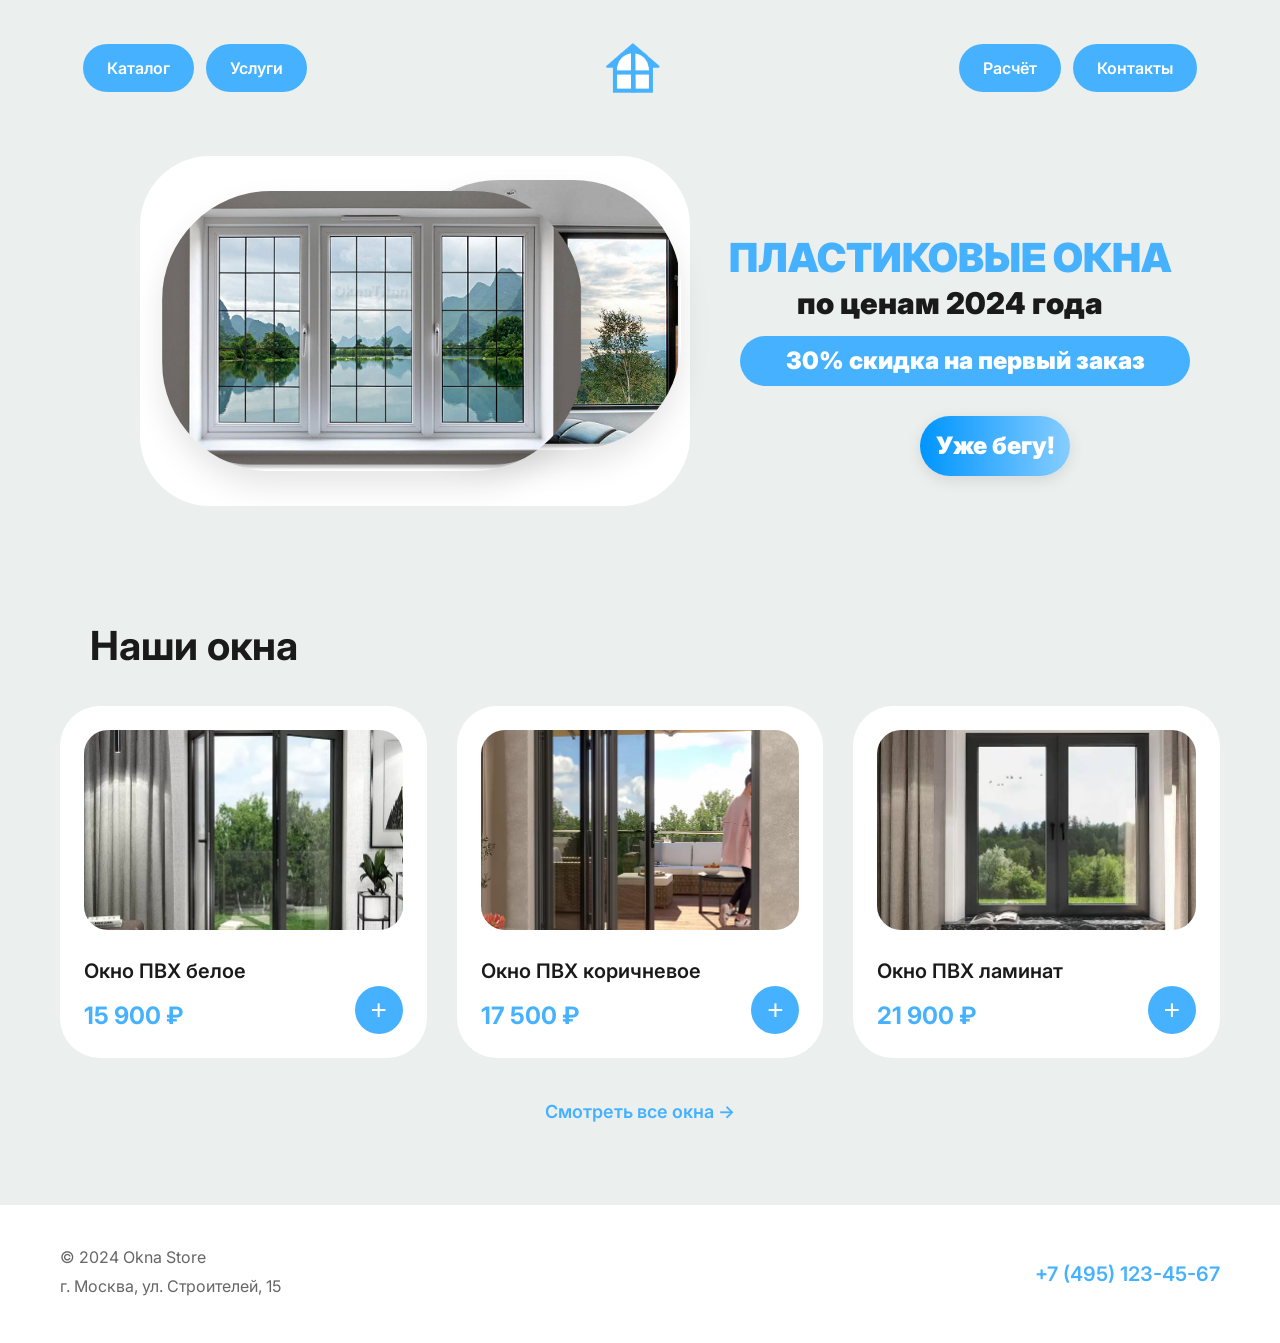
<file: index.html>
<!DOCTYPE html>
<html lang="ru">
<head>
    <meta charset="UTF-8">
    <meta name="viewport" content="width=device-width, initial-scale=1.0">
    <title>Okna Store - пластиковые окна</title>
    <link rel="preconnect" href="https://fonts.googleapis.com">
    <link rel="preconnect" href="https://fonts.gstatic.com" crossorigin>
    <link href="https://fonts.googleapis.com/css2?family=Inter:wght@400;600;700&display=swap" rel="stylesheet">
    <link rel="stylesheet" href="css/style.css">
</head>
<body>
    <div class="page">
        <!-- Шапка сайта -->
        <header class="header">
            <div class="container">
                <nav class="nav">
                    <div class="nav-left">
                        <a href="/catalog.html" class="nav-btn">Каталог</a>
                        <a href="/services.html" class="nav-btn">Услуги</a>
                    </div>

                    <div class="logo">
                        <img src="images/logo.png" alt="Okna Store">
                    </div>

                    <div class="nav-right">
                        <a href="/calculator.html" class="nav-btn">Расчёт</a>
                        <a href="/contacts.html" class="nav-btn">Контакты</a>
                    </div>
                </nav>
            </div>
        </header>

<main>
    <!-- Первый экран -->
    <section class="hero">
        <div class="container">
            <!-- Белый контейнер с фото -->
            <div class="hero-content">
                <div class="hero-images">
                    <div class="image-stack">
                        <img src="images/window-2.jpg" alt="Окно" class="image image-front">
                        <img src="images/window-1.jpg" alt="Окно интерьер" class="image image-back">
                    </div>
                </div>
            </div>

            <!-- Невидимый блок для текста -->
                <div class="hero-text">
                    <h1 class="hero-title">ПЛАСТИКОВЫЕ ОКНА</h1>
                    <p class="hero-subtitle">по ценам 2024 года</p>
                </div>

                <!-- Отдельный блок для кнопки -->
                    <div class="promo-block">
                        <div class="promo-badge">30% скидка на первый заказ</div>
                </div>
                    <a href="#" class="promo-btn">Уже бегу!</a>
            </div>
    </section>

            <!-- Каталог товаров -->
            <section class="catalog">
                <div class="container">
                    <h2 class="section-title">Наши окна</h2>

                    <div class="catalog-grid">
                        <!-- Карточка 1 -->
                        <div class="product-card">
                            <img src="images/window-6.jpg" alt="Окно 1" class="product-img">
                            <h3 class="product-title">Окно ПВХ белое</h3>
                            <p class="product-price">15 900 ₽</p>
                            <button class="product-add">+</button>
                        </div>

                        <!-- Карточка 2 -->
                        <div class="product-card">
                            <img src="images/window-7.jpg" alt="Окно 2" class="product-img">
                            <h3 class="product-title">Окно ПВХ коричневое</h3>
                            <p class="product-price">17 500 ₽</p>
                            <button class="product-add">+</button>
                        </div>

                        <!-- Карточка 3 -->
                        <div class="product-card">
                            <img src="images/window-3.jpg" alt="Окно 3" class="product-img">
                            <h3 class="product-title">Окно ПВХ ламинат</h3>
                            <p class="product-price">21 900 ₽</p>
                            <button class="product-add">+</button>
                        </div>
                    </div>

                    <div class="catalog-footer">
                        <a href="/catalog.html" class="btn-link">Смотреть все окна →</a>
                    </div>
                </div>
            </section>
        </main>

        <!-- Подвал -->
        <footer class="footer">
            <div class="container">
                <div class="footer-content">
                    <div class="footer-info">
                        <p>© 2024 Okna Store</p>
                        <p>г. Москва, ул. Строителей, 15</p>
                    </div>
                    <div class="footer-phone">
                        <a href="tel:+74951234567">+7 (495) 123-45-67</a>
                    </div>
                </div>
            </div>
        </footer>
    </div>

    <script src="js/main.js"></script>
</body>
</html>
</file>
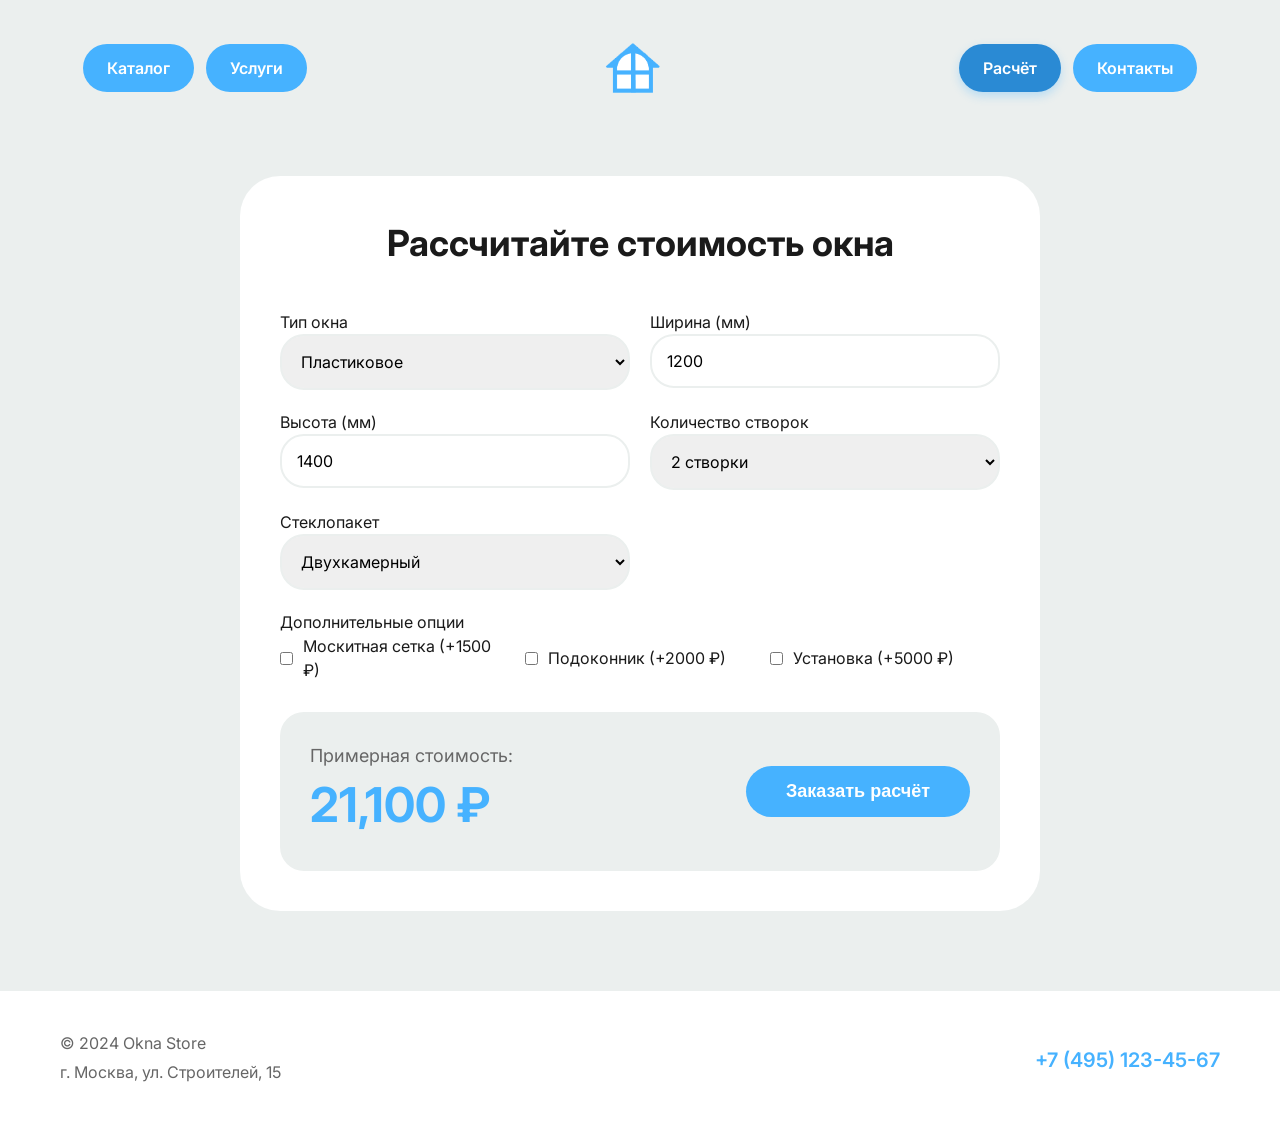
<file: calculator.html>
<!DOCTYPE html>
<html lang="ru">
<head>
    <meta charset="UTF-8">
    <meta name="viewport" content="width=device-width, initial-scale=1.0">
    <title>Калькулятор стоимости окон - Okna Store</title>
    <link rel="preconnect" href="https://fonts.googleapis.com">
    <link rel="preconnect" href="https://fonts.gstatic.com" crossorigin>
    <link href="https://fonts.googleapis.com/css2?family=Inter:wght@400;500;600;700&display=swap" rel="stylesheet">
    <link rel="stylesheet" href="css/style.css">
</head>
<body>
    <div class="page">
        <header class="header">
            <div class="container">
                <nav class="nav">
                    <div class="nav-left">
                        <a href="/catalog" class="nav-btn">Каталог</a>
                        <a href="/services" class="nav-btn">Услуги</a>
                    </div>

                    <div class="logo">
                        <a href="/">
                            <img src="images/logo.png" alt="Okna Store">
                        </a>
                    </div>

                    <div class="nav-right">
                        <a href="/calculator" class="nav-btn active">Расчёт</a>
                        <a href="/contacts" class="nav-btn">Контакты</a>
                    </div>
                </nav>
            </div>
        </header>

        <main>
            <section class="calculator">
                <div class="container">
                    <div class="calculator-card">
                        <h1 class="calculator-title">Рассчитайте стоимость окна</h1>

                        <form id="calculator-form" class="calculator-form">
                            <div class="form-grid">
                                <!-- Тип окна -->
                                <div class="form-group">
                                    <label class="form-label">Тип окна</label>
                                    <select id="window-type" class="form-select">
                                        <option value="plastic">Пластиковое</option>
                                        <option value="wood">Деревянное</option>
                                        <option value="aluminum">Алюминиевое</option>
                                    </select>
                                </div>

                                <!-- Размеры -->
                                <div class="form-group">
                                    <label class="form-label">Ширина (мм)</label>
                                    <input type="number" id="width" class="form-input" value="1200" min="400" max="3000">
                                </div>

                                <div class="form-group">
                                    <label class="form-label">Высота (мм)</label>
                                    <input type="number" id="height" class="form-input" value="1400" min="400" max="3000">
                                </div>

                                <!-- Количество створок -->
                                <div class="form-group">
                                    <label class="form-label">Количество створок</label>
                                    <select id="sashes" class="form-select">
                                        <option value="1">1 створка</option>
                                        <option value="2" selected>2 створки</option>
                                        <option value="3">3 створки</option>
                                    </select>
                                </div>

                                <!-- Стеклопакет -->
                                <div class="form-group">
                                    <label class="form-label">Стеклопакет</label>
                                    <select id="glass-type" class="form-select">
                                        <option value="1">Однокамерный</option>
                                        <option value="2" selected>Двухкамерный</option>
                                        <option value="3">Трёхкамерный</option>
                                    </select>
                                </div>

                                <!-- Дополнительные опции -->
                                <div class="form-group full-width">
                                    <label class="form-label">Дополнительные опции</label>
                                    <div class="options-grid">
                                        <label class="option-checkbox">
                                            <input type="checkbox" id="mosquito-net"> Москитная сетка (+1500 ₽)
                                        </label>
                                        <label class="option-checkbox">
                                            <input type="checkbox" id="windowsill"> Подоконник (+2000 ₽)
                                        </label>
                                        <label class="option-checkbox">
                                            <input type="checkbox" id="installation"> Установка (+5000 ₽)
                                        </label>
                                    </div>
                                </div>
                            </div>

                            <!-- Результат -->
                            <div class="calculator-result">
                                <div class="result-price">
                                    <span class="result-label">Примерная стоимость:</span>
                                    <span class="result-value" id="total-price">25 900 ₽</span>
                                </div>
                                <button type="button" id="order-calc" class="result-btn">Заказать расчёт</button>
                            </div>
                        </form>
                    </div>
                </div>
            </section>

            <!-- Форма заявки (скрытая) -->
            <section class="order-form" id="order-form" style="display: none;">
                <div class="container">
                    <div class="order-card">
                        <h2 class="order-title">Оставьте заявку</h2>
                        <p class="order-subtitle">Мы свяжемся с вами для уточнения деталей</p>

                        <form id="contact-form" class="contact-form">
                            <div class="form-row">
                                <input type="text" id="name" class="form-input" placeholder="Ваше имя" required>
                            </div>
                            <div class="form-row">
                                <input type="tel" id="phone" class="form-input" placeholder="Телефон" required>
                            </div>
                            <div class="form-row">
                                <textarea id="message" class="form-textarea" placeholder="Комментарий (необязательно)"></textarea>
                            </div>
                            <button type="submit" class="submit-btn">Отправить заявку</button>
                        </form>
                    </div>
                </div>
            </section>
        </main>

        <footer class="footer">
            <div class="container">
                <div class="footer-content">
                    <div class="footer-info">
                        <p>© 2024 Okna Store</p>
                        <p>г. Москва, ул. Строителей, 15</p>
                    </div>
                    <div class="footer-phone">
                        <a href="tel:+74951234567">+7 (495) 123-45-67</a>
                    </div>
                </div>
            </div>
        </footer>
    </div>

    <script src="js/calculator.js"></script>
</body>
</html>
</file>
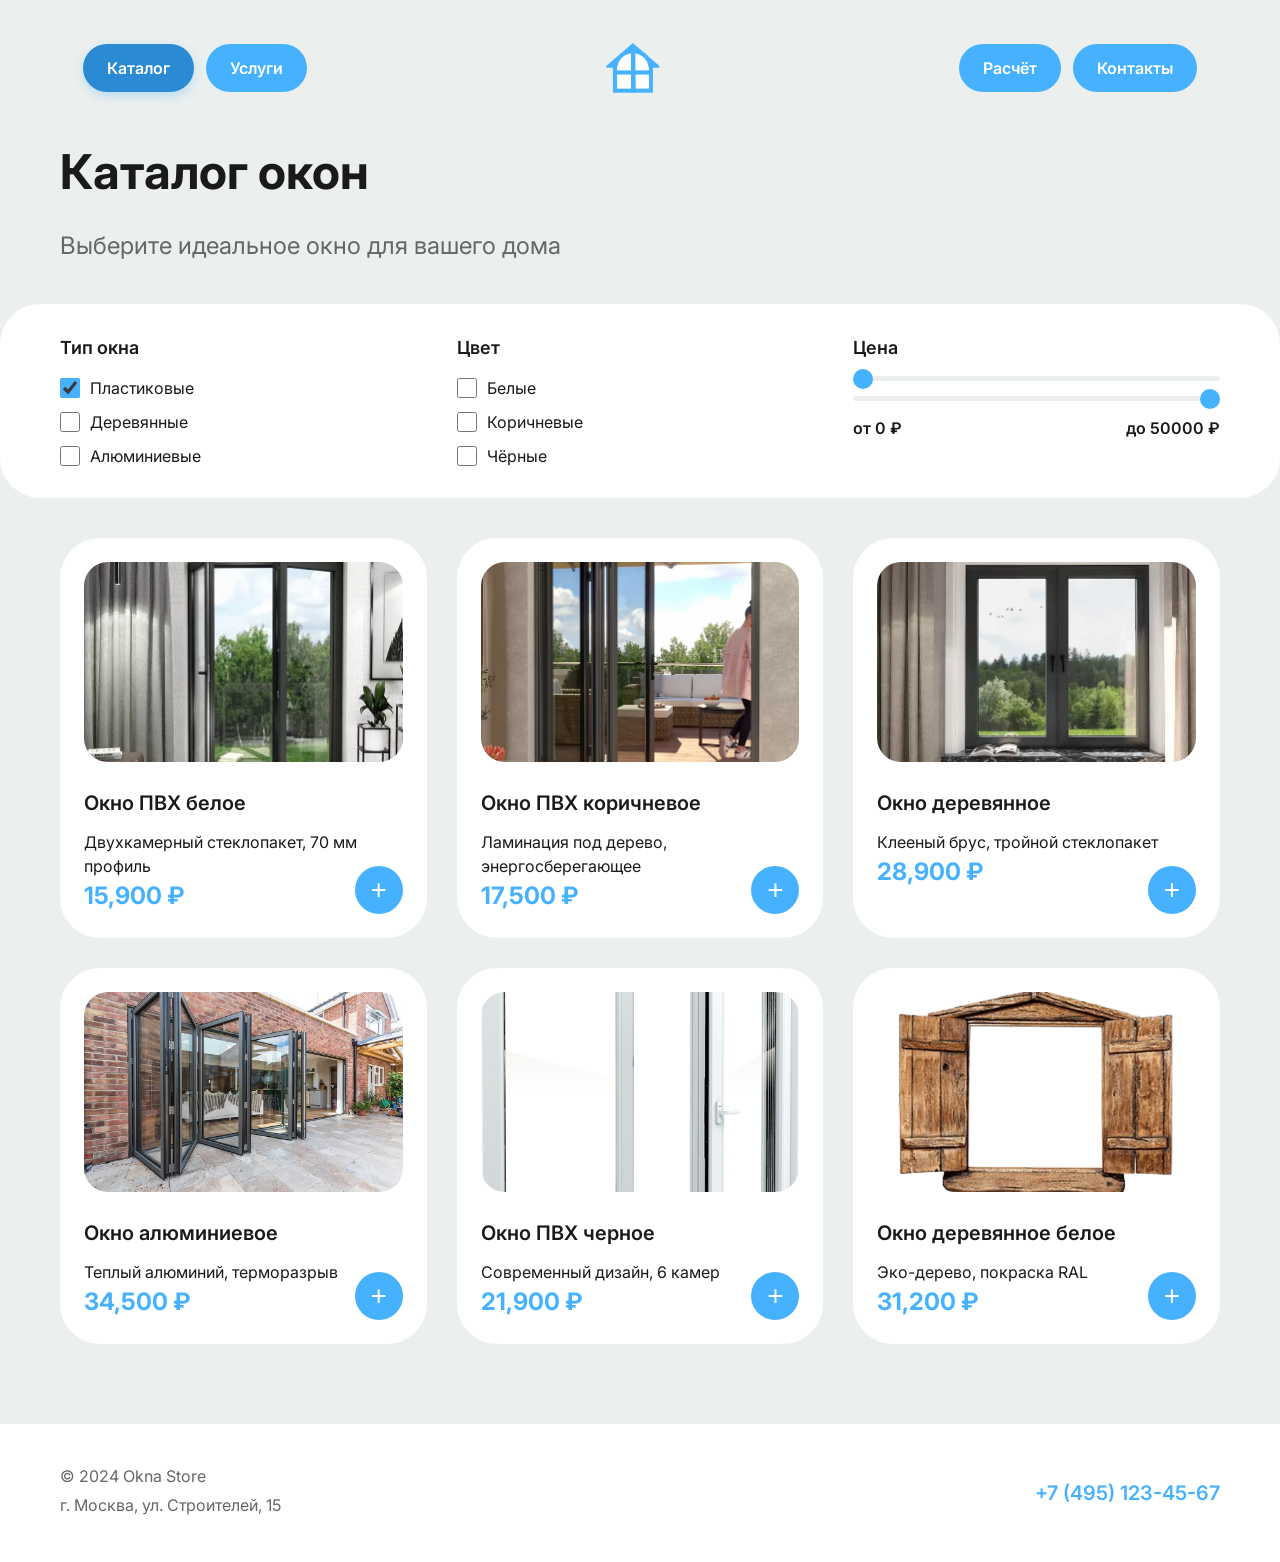
<file: catalog.html>
<!DOCTYPE html>
<html lang="ru">
<head>
    <meta charset="UTF-8">
    <meta name="viewport" content="width=device-width, initial-scale=1.0">
    <title>Каталог окон - Okna Store</title>
    <link rel="preconnect" href="https://fonts.googleapis.com">
    <link rel="preconnect" href="https://fonts.gstatic.com" crossorigin>
    <link href="https://fonts.googleapis.com/css2?family=Inter:wght@400;500;600;700&display=swap" rel="stylesheet">
    <link rel="stylesheet" href="css/style.css">
</head>
<body>
    <div class="page">
        <header class="header">
            <div class="container">
                <nav class="nav">
                    <div class="nav-left">
                        <a href="/catalog.html" class="nav-btn active">Каталог</a>
                        <a href="/services.html" class="nav-btn">Услуги</a>
                    </div>

                    <div class="logo">
                        <a href="/">
                            <img src="images/logo.png" alt="Okna Store">
                        </a>
                    </div>

                    <div class="nav-right">
                        <a href="/calculator.html" class="nav-btn">Расчёт</a>
                        <a href="/contacts.html" class="nav-btn">Контакты</a>
                    </div>
                </nav>
            </div>
        </header>

        <main>
            <!-- Заголовок каталога -->
            <section class="catalog-header">
                <div class="container">
                    <h1 class="page-title">Каталог окон</h1>
                    <p class="page-subtitle">Выберите идеальное окно для вашего дома</p>
                </div>
            </section>

            <!-- Фильтры каталога -->
            <section class="filters">
                <div class="container">
                    <div class="filters-grid">
                        <div class="filter-group">
                            <label class="filter-label">Тип окна</label>
                            <div class="filter-options">
                                <label class="filter-checkbox">
                                    <input type="checkbox" name="type" value="plastic" checked> Пластиковые
                                </label>
                                <label class="filter-checkbox">
                                    <input type="checkbox" name="type" value="wood"> Деревянные
                                </label>
                                <label class="filter-checkbox">
                                    <input type="checkbox" name="type" value="aluminum"> Алюминиевые
                                </label>
                            </div>
                        </div>

                        <div class="filter-group">
                            <label class="filter-label">Цвет</label>
                            <div class="filter-options">
                                <label class="filter-checkbox">
                                    <input type="checkbox" name="color" value="white"> Белые
                                </label>
                                <label class="filter-checkbox">
                                    <input type="checkbox" name="color" value="brown"> Коричневые
                                </label>
                                <label class="filter-checkbox">
                                    <input type="checkbox" name="color" value="black"> Чёрные
                                </label>
                            </div>
                        </div>

                        <div class="filter-group">
                            <label class="filter-label">Цена</label>
                            <div class="price-range">
                                <input type="range" id="price-min" class="price-slider" min="0" max="50000" step="1000" value="0">
                                <input type="range" id="price-max" class="price-slider" min="0" max="50000" step="1000" value="50000">
                                <div class="price-values">
                                    <span>от <span id="min-price">0</span> ₽</span>
                                    <span>до <span id="max-price">50000</span> ₽</span>
                                </div>
                            </div>
                        </div>
                    </div>
                </div>
            </section>

            <!-- Сетка товаров -->
            <section class="catalog-products">
                <div class="container">
                    <div class="catalog-grid" id="catalog-grid">
                        <!-- Товары будут загружаться через JS -->
                    </div>
                </div>
            </section>
        </main>

        <footer class="footer">
            <div class="container">
                <div class="footer-content">
                    <div class="footer-info">
                        <p>© 2024 Okna Store</p>
                        <p>г. Москва, ул. Строителей, 15</p>
                    </div>
                    <div class="footer-phone">
                        <a href="tel:+74951234567">+7 (495) 123-45-67</a>
                    </div>
                </div>
            </div>
        </footer>
    </div>

    <script src="js/catalog.js"></script>
</body>
</html>
</file>
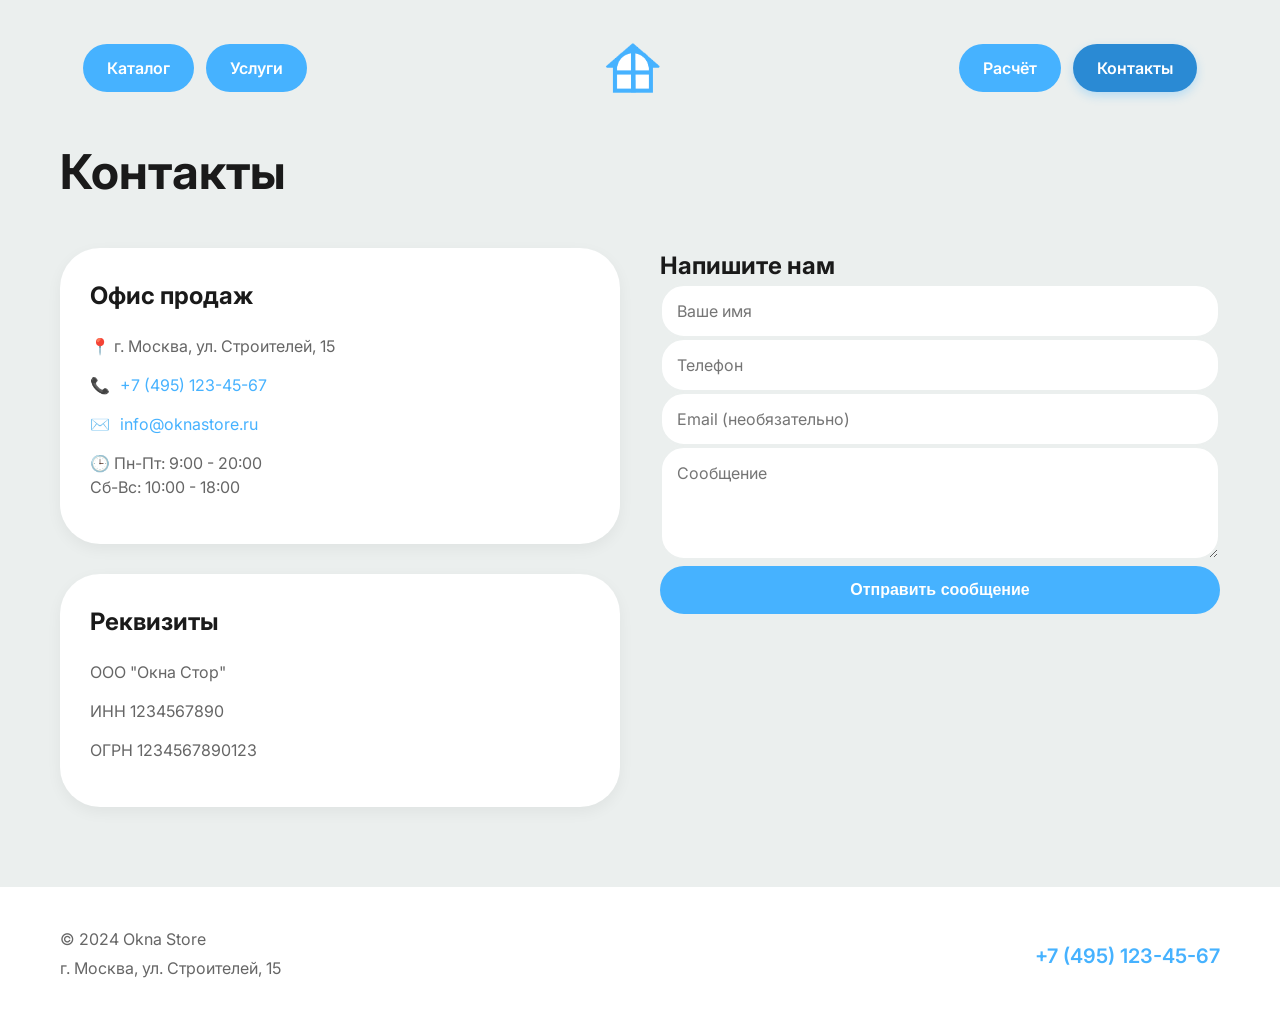
<file: contacts.html>
<!DOCTYPE html>
<html lang="ru">
<head>
    <meta charset="UTF-8">
    <meta name="viewport" content="width=device-width, initial-scale=1.0">
    <title>Контакты - Okna Store</title>
    <link rel="preconnect" href="https://fonts.googleapis.com">
    <link rel="preconnect" href="https://fonts.gstatic.com" crossorigin>
    <link href="https://fonts.googleapis.com/css2?family=Inter:wght@400;500;600;700&display=swap" rel="stylesheet">
    <link rel="stylesheet" href="css/style.css">
</head>
<body>
    <div class="page">
        <header class="header">
            <div class="container">
                <nav class="nav">
                    <div class="nav-left">
                        <a href="/catalog.html" class="nav-btn">Каталог</a>
                        <a href="/services.html" class="nav-btn">Услуги</a>
                    </div>

                    <div class="logo">
                        <a href="/">
                            <img src="images/logo.png" alt="Okna Store">
                        </a>
                    </div>

                    <div class="nav-right">
                        <a href="/calculator.html" class="nav-btn">Расчёт</a>
                        <a href="/contacts.html" class="nav-btn active">Контакты</a>
                    </div>
                </nav>
            </div>
        </header>

        <main>
            <section class="contacts">
                <div class="container">
                    <h1 class="page-title">Контакты</h1>

                    <div class="contacts-grid">
                        <!-- Информация -->
                        <div class="contacts-info">
                            <div class="info-card">
                                <h2>Офис продаж</h2>
                                <p class="info-address">📍 г. Москва, ул. Строителей, 15</p>
                                <p class="info-phone">📞 <a href="tel:+74951234567">+7 (495) 123-45-67</a></p>
                                <p class="info-email">✉️ <a href="mailto:info@oknastore.ru">info@oknastore.ru</a></p>
                                <p class="info-time">🕒 Пн-Пт: 9:00 - 20:00<br>Сб-Вс: 10:00 - 18:00</p>
                            </div>

                            <div class="info-card">
                                <h2>Реквизиты</h2>
                                <p>ООО "Окна Стор"</p>
                                <p>ИНН 1234567890</p>
                                <p>ОГРН 1234567890123</p>
                            </div>
                        </div>

                        <!-- Форма обратной связи -->
                        <div class="contacts-form">
                            <h2>Напишите нам</h2>
                            <form id="contacts-form" class="contact-form">
                                <div class="form-row">
                                    <input type="text" id="name" class="form-input" placeholder="Ваше имя" required>
                                </div>
                                <div class="form-row">
                                    <input type="tel" id="phone" class="form-input" placeholder="Телефон" required>
                                </div>
                                <div class="form-row">
                                    <input type="email" id="email" class="form-input" placeholder="Email (необязательно)">
                                </div>
                                <div class="form-row">
                                    <textarea id="message" class="form-textarea" placeholder="Сообщение" rows="4" required></textarea>
                                </div>
                                <button type="submit" class="submit-btn">Отправить сообщение</button>
                            </form>
                        </div>
                    </div>
                </div>
            </section>
        </main>

        <footer class="footer">
            <div class="container">
                <div class="footer-content">
                    <div class="footer-info">
                        <p>© 2024 Okna Store</p>
                        <p>г. Москва, ул. Строителей, 15</p>
                    </div>
                    <div class="footer-phone">
                        <a href="tel:+74951234567">+7 (495) 123-45-67</a>
                    </div>
                </div>
            </div>
        </footer>
    </div>

    <script src="js/contacts.js"></script>
</body>
</html>
</file>
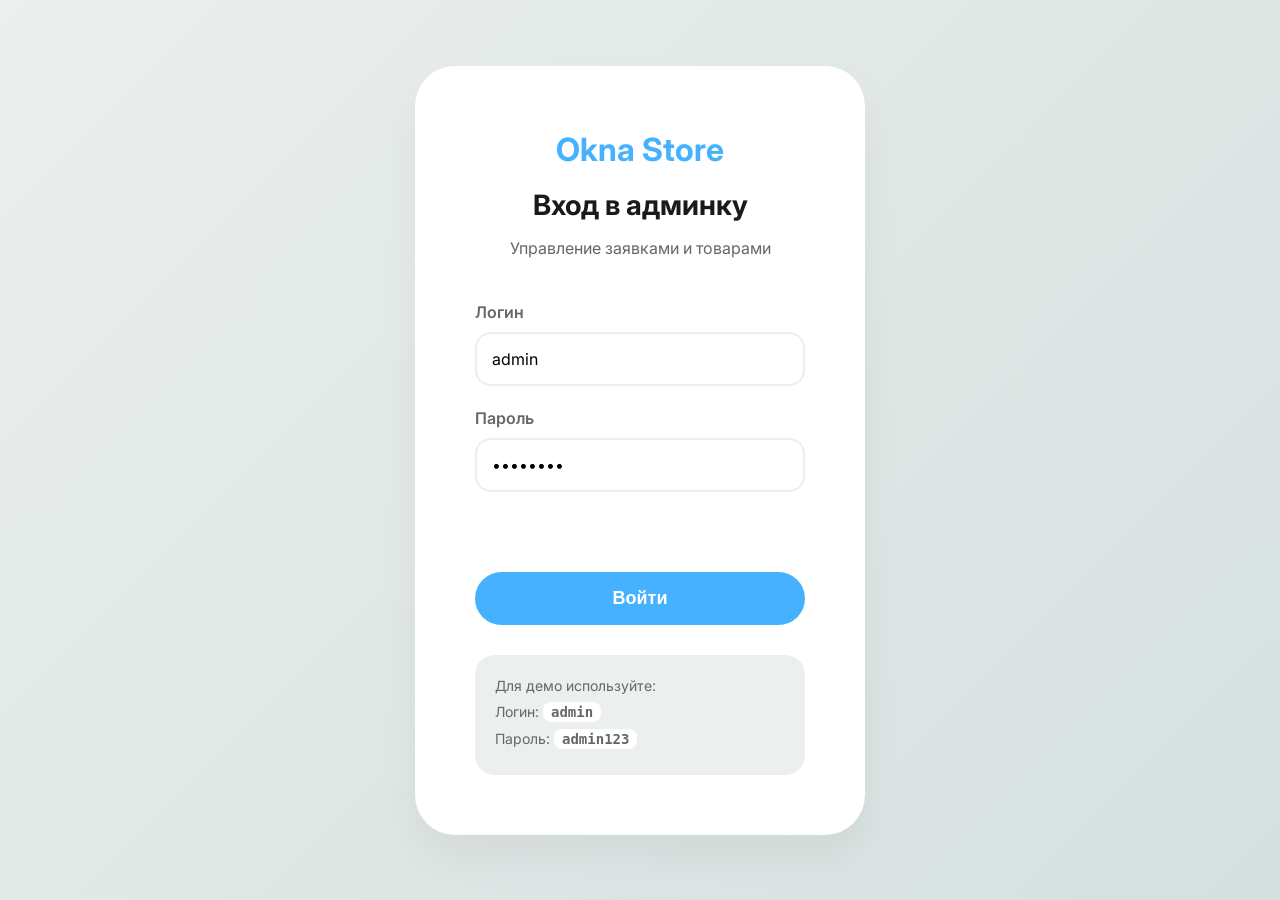
<file: admin/login.html>
<!DOCTYPE html>
<html lang="ru">
<head>
    <meta charset="UTF-8">
    <meta name="viewport" content="width=device-width, initial-scale=1.0">
    <title>Вход в админ-панель</title>
    <link rel="preconnect" href="https://fonts.googleapis.com">
    <link rel="preconnect" href="https://fonts.gstatic.com" crossorigin>
    <link href="https://fonts.googleapis.com/css2?family=Inter:wght@400;500;600;700&display=swap" rel="stylesheet">
    <link rel="stylesheet" href="../css/style.css">
    <link rel="stylesheet" href="../css/admin.css">
    <style>
        body {
            font-family: 'Inter', sans-serif;
            background: linear-gradient(135deg, #EBEFEE 0%, #d5e0de 100%);
            min-height: 100vh;
            display: flex;
            align-items: center;
            justify-content: center;
            margin: 0;
        }
    </style>
</head>
<body>
    <div class="login-container">
        <div class="login-logo">Okna Store</div>
        <h1 class="login-title">Вход в админку</h1>
        <p class="login-subtitle">Управление заявками и товарами</p>

        <form class="login-form" onsubmit="handleLogin(event)">
            <div class="form-group">
                <label>Логин</label>
                <input type="text" id="username" class="login-input" placeholder="admin" value="admin">
            </div>

            <div class="form-group">
                <label>Пароль</label>
                <input type="password" id="password" class="login-input" placeholder="••••••••" value="admin123">
            </div>

            <div class="error-message" id="login-error"></div>

            <button type="submit" class="login-btn">Войти</button>
        </form>

        <div class="demo-hint">
            <p>Для демо используйте:</p>
            <p>Логин: <code>admin</code></p>
            <p>Пароль: <code>admin123</code></p>
        </div>
    </div>

    <script>
        function handleLogin(event) {
            event.preventDefault();

            const username = document.getElementById('username').value;
            const password = document.getElementById('password').value;
            const errorElement = document.getElementById('login-error');

            if (username === 'admin' && password === 'admin123') {
                localStorage.setItem('adminLoggedIn', 'true');
                localStorage.setItem('adminName', username);
                window.location.href = 'index.html';
            } else {
                errorElement.textContent = 'Неверный логин или пароль';
            }
        }

        if (localStorage.getItem('adminLoggedIn') === 'true') {
            window.location.href = 'index.html';
        }
    </script>
</body>
</html>
</file>
<file: css/style.css>
/* ========== MAIN STYLE.CSS ========== */
/* Импорт всех модулей */

@import url('base.css');
@import url('header.css');
@import url('hero.css');
@import url('catalog.css');
@import url('calculator.css');
@import url('contacts.css');
@import url('services.css');
@import url('forms.css');
@import url('order-form.css');
@import url('footer.css');
@import url('responsive.css');
@import url('utilities.css');

/* ========== ДОПОЛНИТЕЛЬНЫЕ СТИЛИ ========== */
/* Преимущества (если нужны на всех страницах) */
.advantages {
    margin: 80px 0;
}

.advantages-grid {
    display: grid;
    grid-template-columns: repeat(auto-fit, minmax(250px, 1fr));
    gap: 40px;
    margin-top: 40px;
}

.advantage-item {
    text-align: center;
}

.advantage-number {
    font-size: 72px;
    font-weight: 700;
    color: var(--accent);
    opacity: 0.3;
    line-height: 1;
    margin-bottom: 20px;
}

.advantage-item h3 {
    font-size: 24px;
    margin-bottom: 10px;
}

.advantage-item p {
    color: #666;
}
</file>
<file: css/admin.css>
/* Стили для админ-панели */

/* Контейнер админки */
.admin-container {
    display: flex;
    min-height: 100vh;
}

/* Боковое меню */
.admin-sidebar {
    width: 280px;
    background: white;
    padding: 30px 20px;
    border-right: 2px solid var(--bg-color, #EBEFEE);
}

.admin-logo {
    font-size: 24px;
    font-weight: 700;
    color: var(--accent, #46B2FF);
    margin-bottom: 40px;
    padding-left: 10px;
}

.admin-nav {
    display: flex;
    flex-direction: column;
    gap: 10px;
}

.admin-nav-item {
    padding: 12px 20px;
    border-radius: 100px;
    color: var(--text, #1A1A1A);
    text-decoration: none;
    font-weight: 500;
    transition: all 0.2s;
}

.admin-nav-item:hover {
    background: var(--bg-color, #EBEFEE);
}

.admin-nav-item.active {
    background: var(--accent, #46B2FF);
    color: white;
}

/* Основной контент */
.admin-content {
    flex: 1;
    padding: 40px;
    background: var(--bg-color, #EBEFEE);
}

.admin-header {
    display: flex;
    justify-content: space-between;
    align-items: center;
    margin-bottom: 30px;
}

.admin-title {
    font-size: 32px;
    font-weight: 700;
}

.admin-logout {
    background: none;
    border: 2px solid var(--accent, #46B2FF);
    color: var(--accent, #46B2FF);
    padding: 10px 25px;
    border-radius: 100px;
    font-weight: 600;
    cursor: pointer;
    transition: all 0.2s;
}

.admin-logout:hover {
    background: var(--accent, #46B2FF);
    color: white;
}

/* Карточки статистики */
.stats-grid {
    display: grid;
    grid-template-columns: repeat(auto-fit, minmax(250px, 1fr));
    gap: 25px;
    margin-bottom: 40px;
}

.stat-card {
    background: white;
    border-radius: 40px;
    padding: 25px;
}

.stat-title {
    color: #666;
    font-size: 16px;
    margin-bottom: 10px;
}

.stat-value {
    font-size: 36px;
    font-weight: 700;
    color: var(--accent, #46B2FF);
    margin-bottom: 5px;
}

.stat-desc {
    color: #999;
    font-size: 14px;
}

/* Таблицы */
.admin-table {
    background: white;
    border-radius: 40px;
    padding: 20px;
    margin-bottom: 30px;
}

.table-header {
    display: flex;
    justify-content: space-between;
    align-items: center;
    margin-bottom: 20px;
}

.table-title {
    font-size: 20px;
    font-weight: 600;
}

.add-btn {
    background: var(--accent, #46B2FF);
    color: white;
    border: none;
    padding: 10px 20px;
    border-radius: 100px;
    font-weight: 600;
    cursor: pointer;
    display: flex;
    align-items: center;
    gap: 8px;
}

.add-btn:hover {
    opacity: 0.9;
}

table {
    width: 100%;
    border-collapse: collapse;
}

th {
    text-align: left;
    padding: 15px 10px;
    border-bottom: 2px solid var(--bg-color, #EBEFEE);
    color: #666;
    font-weight: 600;
}

td {
    padding: 15px 10px;
    border-bottom: 1px solid var(--bg-color, #EBEFEE);
}

tr:last-child td {
    border-bottom: none;
}

.status-badge {
    background: #e8f5e9;
    color: #2e7d32;
    padding: 5px 12px;
    border-radius: 100px;
    font-size: 14px;
    font-weight: 500;
}

.action-btn {
    background: none;
    border: none;
    font-size: 18px;
    cursor: pointer;
    margin: 0 5px;
    opacity: 0.6;
    transition: opacity 0.2s;
}

.action-btn:hover {
    opacity: 1;
}

.edit-btn { color: var(--accent, #46B2FF); }
.delete-btn { color: #f44336; }

/* Модальное окно */
.modal {
    display: none;
    position: fixed;
    top: 0;
    left: 0;
    right: 0;
    bottom: 0;
    background: rgba(0,0,0,0.5);
    align-items: center;
    justify-content: center;
    z-index: 1000;
}

.modal.active {
    display: flex;
}

.modal-content {
    background: white;
    border-radius: 40px;
    padding: 40px;
    width: 90%;
    max-width: 500px;
    max-height: 90vh;
    overflow-y: auto;
}

.modal-title {
    font-size: 24px;
    font-weight: 700;
    margin-bottom: 20px;
}

.modal-close {
    float: right;
    font-size: 28px;
    cursor: pointer;
    color: #999;
}

.modal-close:hover {
    color: var(--text, #1A1A1A);
}

/* Формы в админке */
.admin-form {
    display: flex;
    flex-direction: column;
    gap: 20px;
}

.form-group {
    display: flex;
    flex-direction: column;
    gap: 8px;
}

.form-group label {
    font-weight: 600;
    color: #666;
}

.admin-input {
    padding: 12px;
    border: 2px solid var(--bg-color, #EBEFEE);
    border-radius: 24px;
    font-family: 'Inter', sans-serif;
    font-size: 16px;
}

.admin-input:focus {
    outline: none;
    border-color: var(--accent, #46B2FF);
}

.save-btn {
    background: var(--accent, #46B2FF);
    color: white;
    border: none;
    padding: 15px;
    border-radius: 100px;
    font-weight: 600;
    font-size: 16px;
    cursor: pointer;
    margin-top: 10px;
}

/* Стили для страницы входа */
.login-container {
    background: white;
    border-radius: 40px;
    padding: 60px;
    width: 100%;
    max-width: 450px;
    box-shadow: 0 20px 40px rgba(0,0,0,0.05);
}

.login-logo {
    font-size: 32px;
    font-weight: 700;
    color: var(--accent, #46B2FF);
    margin-bottom: 10px;
    text-align: center;
}

.login-title {
    font-size: 28px;
    font-weight: 700;
    margin-bottom: 10px;
    text-align: center;
}

.login-subtitle {
    color: #666;
    margin-bottom: 40px;
    text-align: center;
}

.login-form {
    display: flex;
    flex-direction: column;
    gap: 20px;
}

.login-input {
    padding: 15px;
    border: 2px solid var(--bg-color, #EBEFEE);
    border-radius: 16px;
    font-family: 'Inter', sans-serif;
    font-size: 16px;
    transition: border-color 0.2s;
}

.login-input:focus {
    outline: none;
    border-color: var(--accent, #46B2FF);
}

.login-btn {
    background: var(--accent, #46B2FF);
    color: white;
    border: none;
    padding: 16px;
    border-radius: 100px;
    font-weight: 600;
    font-size: 18px;
    cursor: pointer;
    margin-top: 20px;
    transition: opacity 0.2s;
}

.login-btn:hover {
    opacity: 0.9;
}

.error-message {
    color: #f44336;
    font-size: 14px;
    text-align: center;
    min-height: 20px;
}

.demo-hint {
    margin-top: 30px;
    padding: 20px;
    background: var(--bg-color, #EBEFEE);
    border-radius: 20px;
    font-size: 14px;
    color: #666;
}

.demo-hint p {
    margin-bottom: 5px;
}

.demo-hint code {
    background: white;
    padding: 2px 8px;
    border-radius: 8px;
    font-weight: 600;
}
</file>
